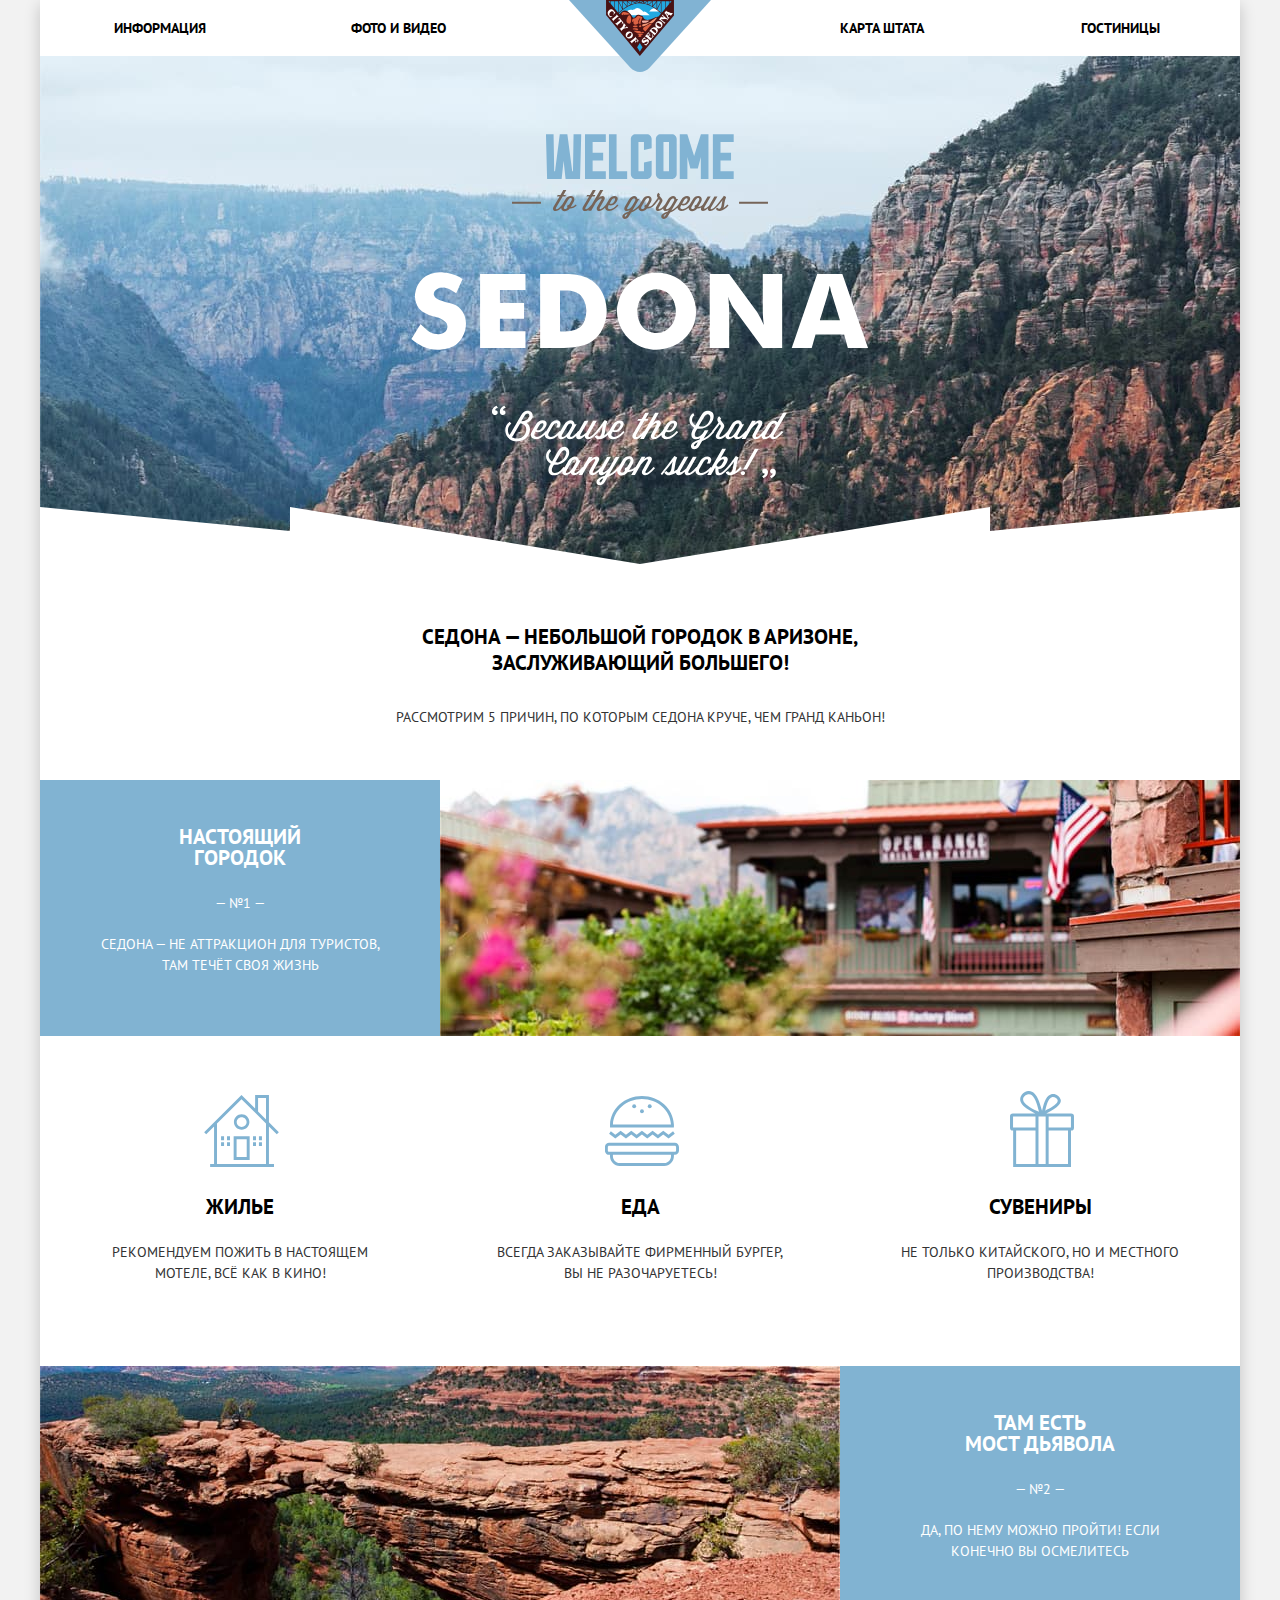
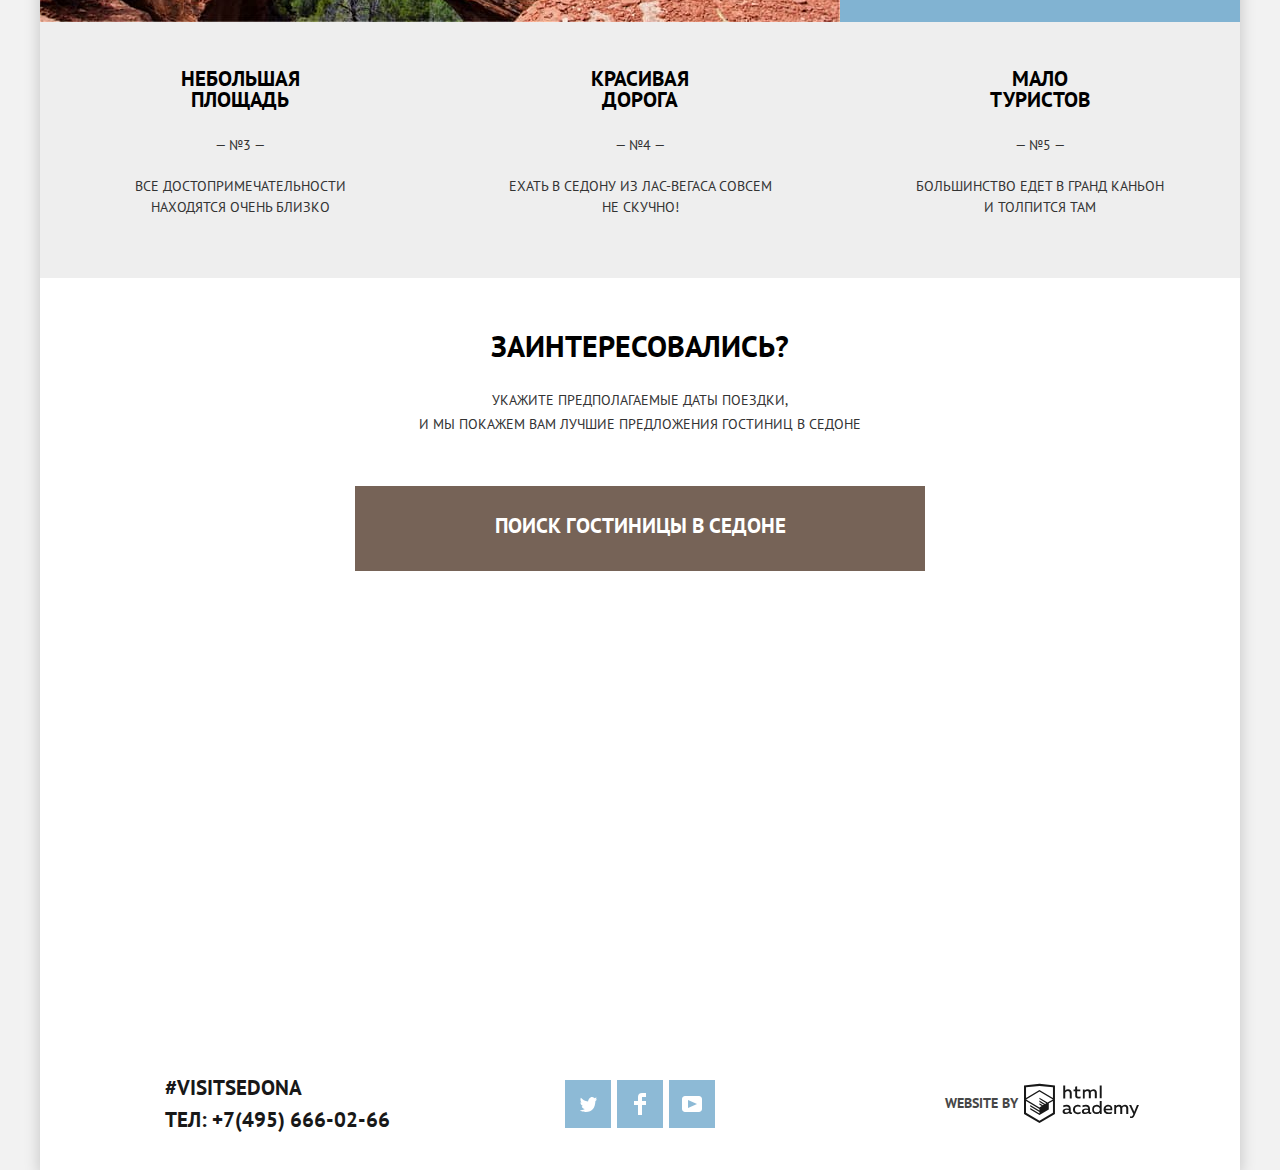
<file: index.html>
<!DOCTYPE html>
<html lang="ru">
<head>
  <meta charset="utf-8">
  <title>HTML Academy: Седона</title>
  <link href="https://fonts.googleapis.com/css?family=PT+Sans:400,700&display=swap&subset=cyrillic" rel="stylesheet">
  <link href="css/normalize-min.css" rel="stylesheet">
  <link href="css/style-min.css" rel="stylesheet">
</head>
<body class="main">
<div class="page_wrap">
  <header>
    <a href="#" tabindex="-1"><img src="img/logo-sedona.svg" width="140" height="72" alt="логотип sedona" class="main_logo"></a>
    <nav class="main_nav">
      <ul class="nav_list">
        <li class="nav_list_item"><a class="nav_link" href="" tabindex="1">Информация</a></li>
        <li class="nav_list_item"><a class="nav_link" href="" tabindex="2">Фото и видео</a></li>
        <li class="nav_list_item"><a class="nav_link" href="">Карта штата</a></li>
        <li class="nav_list_item"><a class="nav_link" href="hotels.html">Гостиницы</a></li>
      </ul>
    </nav>
  </header>
  <main class="main_index">
    <div class="welcome"></div>
    <h1 class="visually-hidden">Седона — небольшой городок в Аризоне</h1>
    <section class="sedona_cool">
      <h3>Седона — небольшой городок в Аризоне, заслуживающий большего!</h3>
      <p>Рассмотрим 5 причин, по которым Седона круче, чем гранд каньон!</p>
    </section>
    <section class="advantages">
      <h2 class="visually-hidden">Приемущества городка Седона</h2>
      <div class="advantages_item blue">
        <h3>Настоящий<br> городок</h3>
        <span>— №1 —</span>
        <p>Седона — не аттракцион для туристов, там течёт своя жизнь</p>
      </div>
      <img src="img/advantages_house.jpg" width="800" height="256" alt="фотография домика в Седоне">
      <div class="advantages_item advantages_home">
        <h3>Жилье</h3>
        <p>Рекомендуем пожить в настоящем мотеле, всё как в кино!</p>
      </div>
      <div class="advantages_item advantages_food">
        <h3>Еда</h3>
        <p>Всегда заказывайте фирменный бургер, вы не разочаруетесь!</p>
      </div>
      <div class="advantages_item advantages_souvenirs">
        <h3>Сувениры</h3>
        <p>Не только китайского, но и местного производства!</p>
      </div>
      <img src="img/advantages_mountains.jpg" width="800" height="256" alt="фотография моста дьявола">
      <div class="advantages_item blue">
        <h3>Там есть<br> мост дьявола</h3>
        <span>— №2 —</span>
        <p>Да, по нему можно пройти! Если конечно вы осмелитесь</p>
      </div>
      <div class="advantages_item">
        <h3>Небольшая<br> площадь</h3>
        <span>— №3 —</span>
        <p>Все достопримечательности находятся очень близко</p>
      </div>
      <div class="advantages_item">
        <h3>Красивая<br> дорога</h3>
        <span>— №4 —</span>
        <p>Ехать в Седону из Лас-Вегаса совсем не скучно!</p>
      </div>
      <div class="advantages_item">
        <h3>Мало<br> туристов</h3>
        <span>— №5 —</span>
        <p>Большинство едет в гранд каньон и толпится там</p>
      </div>
    </section>
    <section class="interest">
      <div class="interest-wrap">
        <h2 class="visually-hidden">Забронировать отель</h2>
        <p class="interest_title">Заинтересовались?</p>
        <p class="interest_text">Укажите предполагаемые даты поездки,<br> и мы покажем вам лучшие предложения гостиниц в седоне</p>
        <a class="hotel-search_btn" href="hotel-search.html">Поиск гостиницы в седоне</a>
      </div>
      <form action="https://echo.htmlacademy.ru" method="get" class="hotel-search_form">
        <p class="date">
          <label for="checkin_date_id" class="input_checkin">Дата заезда:</label>
          <input type="text" name="checkin_date" id="checkin_date_id" value="24 апреля 2017">
          <button type="button" class="calendar_btn"><svg xmlns="http://www.w3.org/2000/svg" width="21" height="22" viewBox="0 0 21 22"><path d="M19.251 2.025h-2.845V.648c0-.381-.294-.689-.656-.689-.363 0-.656.308-.656.689v1.377h-3.938V.648c0-.381-.294-.689-.655-.689-.363 0-.657.308-.657.689v1.377H5.906V.648c0-.381-.294-.689-.656-.689-.363 0-.657.308-.657.689v1.377H1.75C.784 2.025 0 2.847 0 3.862v16.302C0 21.179.784 22 1.75 22h17.501c.966 0 1.749-.821 1.749-1.836V3.862c0-1.015-.783-1.837-1.749-1.837zm.437 18.139a.448.448 0 0 1-.437.459H1.75a.45.45 0 0 1-.438-.459V3.862a.45.45 0 0 1 .438-.459h2.844v1.378c0 .381.294.689.657.689.362 0 .656-.308.656-.689V3.403h3.938v1.378c0 .381.294.689.657.689.361 0 .655-.308.655-.689V3.403h3.938v1.378c0 .381.293.689.656.689.362 0 .656-.308.656-.689V3.403h2.845c.241 0 .437.206.437.459v16.302z"/><path d="M4.594 8.225h2.625v2.066H4.594zM4.594 11.668h2.625v2.067H4.594zM4.594 15.112h2.625v2.066H4.594zM9.188 15.112h2.625v2.066H9.188zM9.188 11.668h2.625v2.067H9.188zM9.188 8.225h2.625v2.066H9.188zM13.781 15.112h2.625v2.066h-2.625zM13.781 11.668h2.625v2.067h-2.625zM13.781 8.225h2.625v2.066h-2.625z"/></svg></button>
        </p>
        <p class="date">
          <label for="checkout_date_id" class="input_chekout">Дата выезда:</label>
          <input type="text" name="checkout_date" id="checkout_date_id" value="4 июля 2017">
          <button type="button" class="calendar_btn"><svg xmlns="http://www.w3.org/2000/svg" width="21" height="22" viewBox="0 0 21 22"><path d="M19.251 2.025h-2.845V.648c0-.381-.294-.689-.656-.689-.363 0-.656.308-.656.689v1.377h-3.938V.648c0-.381-.294-.689-.655-.689-.363 0-.657.308-.657.689v1.377H5.906V.648c0-.381-.294-.689-.656-.689-.363 0-.657.308-.657.689v1.377H1.75C.784 2.025 0 2.847 0 3.862v16.302C0 21.179.784 22 1.75 22h17.501c.966 0 1.749-.821 1.749-1.836V3.862c0-1.015-.783-1.837-1.749-1.837zm.437 18.139a.448.448 0 0 1-.437.459H1.75a.45.45 0 0 1-.438-.459V3.862a.45.45 0 0 1 .438-.459h2.844v1.378c0 .381.294.689.657.689.362 0 .656-.308.656-.689V3.403h3.938v1.378c0 .381.294.689.657.689.361 0 .655-.308.655-.689V3.403h3.938v1.378c0 .381.293.689.656.689.362 0 .656-.308.656-.689V3.403h2.845c.241 0 .437.206.437.459v16.302z"/><path d="M4.594 8.225h2.625v2.066H4.594zM4.594 11.668h2.625v2.067H4.594zM4.594 15.112h2.625v2.066H4.594zM9.188 15.112h2.625v2.066H9.188zM9.188 11.668h2.625v2.067H9.188zM9.188 8.225h2.625v2.066H9.188zM13.781 15.112h2.625v2.066h-2.625zM13.781 11.668h2.625v2.067h-2.625zM13.781 8.225h2.625v2.066h-2.625z"/></svg></button>
        </p>
        <p class="persons">
          <label for="adults_id" class="adults">Взрослые:</label>
          <button type="button" title="меньше" class="btn_down">-</button>
          <input type="number" name="adults" id="adults_id" value="2" class="adults_number">
          <button type="button" title="больше" class="btn_up">+</button>
          <label for="children_id" class="children">Дети:</label>
          <button type="button" title="меньше" class="btn_down">-</button>
          <input type="number" name="children" id="children_id" value="0">
          <button type="button" title="больше" class="btn_up">+</button>
        </p>
        <button type="submit" class="search_btn">Найти</button>
      </form>
    </section>
  </main>
  <article>
    <h2 class="visually-hidden">Карта расположения города Седона</h2>
<!--    <img class="map" src="img/map.jpg" width="1200" height="593" alt="Как доехать до Седоны">-->
    <iframe src="https://www.google.com/maps/embed?pb=!1m18!1m12!1m3!1d513513.85224992875!2d-112.06429229596907!3d34.76836071688873!2m3!1f0!2f0!3f0!3m2!1i1024!2i768!4f13.1!3m3!1m2!1s0x872da132f942b00d%3A0x5548c523fa6c8efd!2z0KHQtdC00L7QvdCwLCDQkNGA0LjQt9C-0L3QsCA4NjMzNiwg0KHQqNCQ!5e0!3m2!1sru!2sru!4v1582552368085!5m2!1sru!2sru" width="1200" height="593" style="border:0;" allowfullscreen=""></iframe>
  </article>
  <footer class="footer">
    <p class="visit-sedona">
      <span>#visitSEDONA</span>
      <a href="tel:+7(495)666-02-66">Тел: +7(495) 666-02-66</a>
    </p>
    <ul class="social_list">
      <li><a href="https://twitter.com/" class="social_link social_tw">Twitter<svg xmlns="http://www.w3.org/2000/svg" width="17" height="15" viewBox="0 0 17 15"><path fill="#FFF" d="M10.95.144c1.685-.496 2.984.27 3.577 1.179.673-.231 1.331-.481 2.011-.708a2.345 2.345 0 0 1-.857 1.768c.685.17 1.304-.491 1.304-.491-.169 1-1.006 1.788-1.563 2.024-.231 6.75-3.175 11.217-10.077 11.082h-.446c-.41 0-4.164-.46-4.898-1.887 2.271.196 3.893-.422 4.693-1.177-.96-.3-2.679-.477-2.979-2.95.349.106.564.228 1.19.119C1.705 8.247.374 7.53.448 5.33c.285.328 1.067.536 1.34.472C1.085 5.561-.182 2.442.894.85c1.818 1.854 3.735 3.606 7.152 3.773C8.254 2.33 9.183.793 10.95.144z"/></svg></a></li>
      <li><a href="https://ru-ru.facebook.com/" class="social_link social_fb">Facebook<svg xmlns="http://www.w3.org/2000/svg" width="12" height="22" viewBox="0 0 12 22"><path fill="#FFF" d="M12 4V0H8a4 4 0 0 0-4 4v4H0v4h4v10h4V12h4V8H8V4h4z"/></svg></a></li>
      <li><a href="https://www.youtube.com/" class="social_link social_yt">Youtube<svg xmlns="http://www.w3.org/2000/svg" width="20" height="16" viewBox="0 0 20 16"><path fill="#FFF" d="M17 0H3C1.35 0 0 1.35 0 3v10c0 1.65 1.35 3 3 3h14c1.65 0 3-1.35 3-3V3c0-1.65-1.35-3-3-3zM6.027 11.998V4.002L15.014 8l-8.987 3.998z"/></svg></a></li>
    </ul>
    <p class="htmlacademy">
      <span>Website by</span>
      <a href="https://htmlacademy.ru/intensive/htmlcss" class="htmlacademy_link" title="страница HTML academy"><svg height="41px" width="115px" xmlns="http://www.w3.org/2000/svg" viewBox="0 0 108.08 36.85"><title>Логотип HTMLacademy</title><path d="M44.61,26.88a2,2,0,0,0,.55-0.1v1.33a3.25,3.25,0,0,1-1.18.21,1.67,1.67,0,0,1-1.67-1,4.84,4.84,0,0,1-3.14,1.08c-1.51,0-2.91-.83-2.91-2.55,0-2.13,2-2.79,3.71-2.79a11.08,11.08,0,0,1,2.17.25v-0.3c0-1-.76-1.77-2.19-1.77a7.42,7.42,0,0,0-3,.64v-1.7a10.21,10.21,0,0,1,3.19-.55c2.36,0,3.81,1.12,3.81,3.65v3a0.54,0.54,0,0,0,.49.59h0.17Zm-6.44-1.13A1.35,1.35,0,0,0,39.63,27h0.11a3.39,3.39,0,0,0,2.41-1V24.58a9.72,9.72,0,0,0-1.81-.21c-1,0-2.16.33-2.16,1.38h0Zm12.36-6.11a5,5,0,0,1,2.57.64V22a4.08,4.08,0,0,0-2.3-.7,2.75,2.75,0,1,0,0,5.49,5,5,0,0,0,2.43-.64v1.71a6.27,6.27,0,0,1-2.76.57A4.21,4.21,0,0,1,46,24.51q0-.21,0-0.41a4.32,4.32,0,0,1,4.18-4.46h0.38Zm12.17,7.24a2,2,0,0,0,.55-0.1v1.33a3.25,3.25,0,0,1-1.18.21,1.67,1.67,0,0,1-1.67-1,4.84,4.84,0,0,1-3.14,1.08c-1.51,0-2.91-.83-2.91-2.55,0-2.13,2-2.79,3.71-2.79a11.08,11.08,0,0,1,2.17.25v-0.3c0-1-.76-1.77-2.19-1.77a7.42,7.42,0,0,0-3,.64v-1.7a10.21,10.21,0,0,1,3.19-.55c2.36,0,3.81,1.12,3.81,3.65v3a0.54,0.54,0,0,0,.49.59h0.17Zm-6.44-1.13A1.35,1.35,0,0,0,57.73,27h0.11a3.39,3.39,0,0,0,2.41-1V24.58a9.72,9.72,0,0,0-1.81-.21c-1.06,0-2.16.33-2.16,1.38h0ZM73,16V28.2H71.35V26.88a3.88,3.88,0,0,1-3.19,1.54,4.4,4.4,0,0,1,0-8.78,3.81,3.81,0,0,1,3,1.3V16H73Zm-4.53,5.22a2.76,2.76,0,1,0,0,5.52A2.86,2.86,0,0,0,71.15,25V23A2.91,2.91,0,0,0,68.49,21.27ZM79,19.64c3.31,0,4.46,2.68,3.92,5.09H76.7c0.21,1.5,1.67,2.11,3.19,2.11a6.11,6.11,0,0,0,2.64-.59v1.6a7.14,7.14,0,0,1-3,.57C77,28.42,74.78,27,74.78,24a4.18,4.18,0,0,1,4-4.39H79Zm0.09,1.54a2.28,2.28,0,0,0-2.44,2.1v0.06H81.3A2,2,0,0,0,79.13,21.18Zm5.73,7V19.87h1.65v1a3.81,3.81,0,0,1,2.78-1.27A2.86,2.86,0,0,1,91.89,21a4.12,4.12,0,0,1,2.91-1.33A3.06,3.06,0,0,1,98,23V28.2h-1.9V23.05a1.59,1.59,0,0,0-1.42-1.75H94.42a2.8,2.8,0,0,0-2.07,1.12V28.2h-1.9V23.05A1.59,1.59,0,0,0,89,21.31H88.8a3,3,0,0,0-2.21,1.29v5.63H84.86Zm21.31-8.33h1.9l-3.91,9.46c-0.9,2.17-2.09,2.86-3.35,2.86a4.76,4.76,0,0,1-1.1-.14V30.46a2.86,2.86,0,0,0,.85.12c0.9,0,1.58-.64,2.07-1.9l0.17-.42-4-8.4h2l2.86,6.29ZM38.73,1.46V6.22a3.81,3.81,0,0,1,2.7-1.14,3.25,3.25,0,0,1,3.44,3.4v5.15H43V8.72a1.81,1.81,0,0,0-1.61-2h-0.3a2.93,2.93,0,0,0-2.32,1.39v5.52h-1.9V1.46h1.9ZM49.94,2.31v3h3V6.91h-3v3.81c0,1.1.5,1.46,1.58,1.46a4.49,4.49,0,0,0,1.69-.33v1.6A6.8,6.8,0,0,1,51,13.8a2.55,2.55,0,0,1-2.86-2.74V6.89H46.58V5.26h1.5V2.74Zm5.4,11.31V5.28H57v1A3.81,3.81,0,0,1,59.77,5a2.86,2.86,0,0,1,2.6,1.33A4.12,4.12,0,0,1,65.28,5,3.06,3.06,0,0,1,68.44,8.4v5.21h-1.9V8.46a1.59,1.59,0,0,0-1.42-1.75H64.89a2.8,2.8,0,0,0-2.07,1.12v5.78h-1.9V8.46A1.59,1.59,0,0,0,59.5,6.71H59.27A3,3,0,0,0,57.06,8v5.63H55.34ZM71.17,1.45H73V13.6H71.17V1.45ZM14.71,0H14.55L0,1.54V28.21l14.55,8.66,14.55-8.66V1.54Zm12.5,27.1L14.55,34.64,1.9,27.12V16.18l12.59,7.5V25L5.86,19.9v1.31l8.68,5.21v1.39L5.87,22.65V24l8.68,5.21,8.75-5.24V18.31L27.2,16V27.12Zm0-12.53-3.48,2-1.6,1L14.51,13v1.31L21,18.23H21l-0.14.09-1,.54-5.37-3.2V17l4.24,2.52-1,.67-3.2-1.9v1.31l2.1,1.24L14.5,22.1,2,14.65,14.51,7.11Zm0-1.32L14.49,5.76,1.91,13.25v-10L14.56,1.92,27.21,3.25v10h0Z" transform="translate(0 -0.02)"/></svg></a>
    </p>
  </footer>
  <script src="js/script-min.js"></script>
</div>
</body>
</html>
</file>
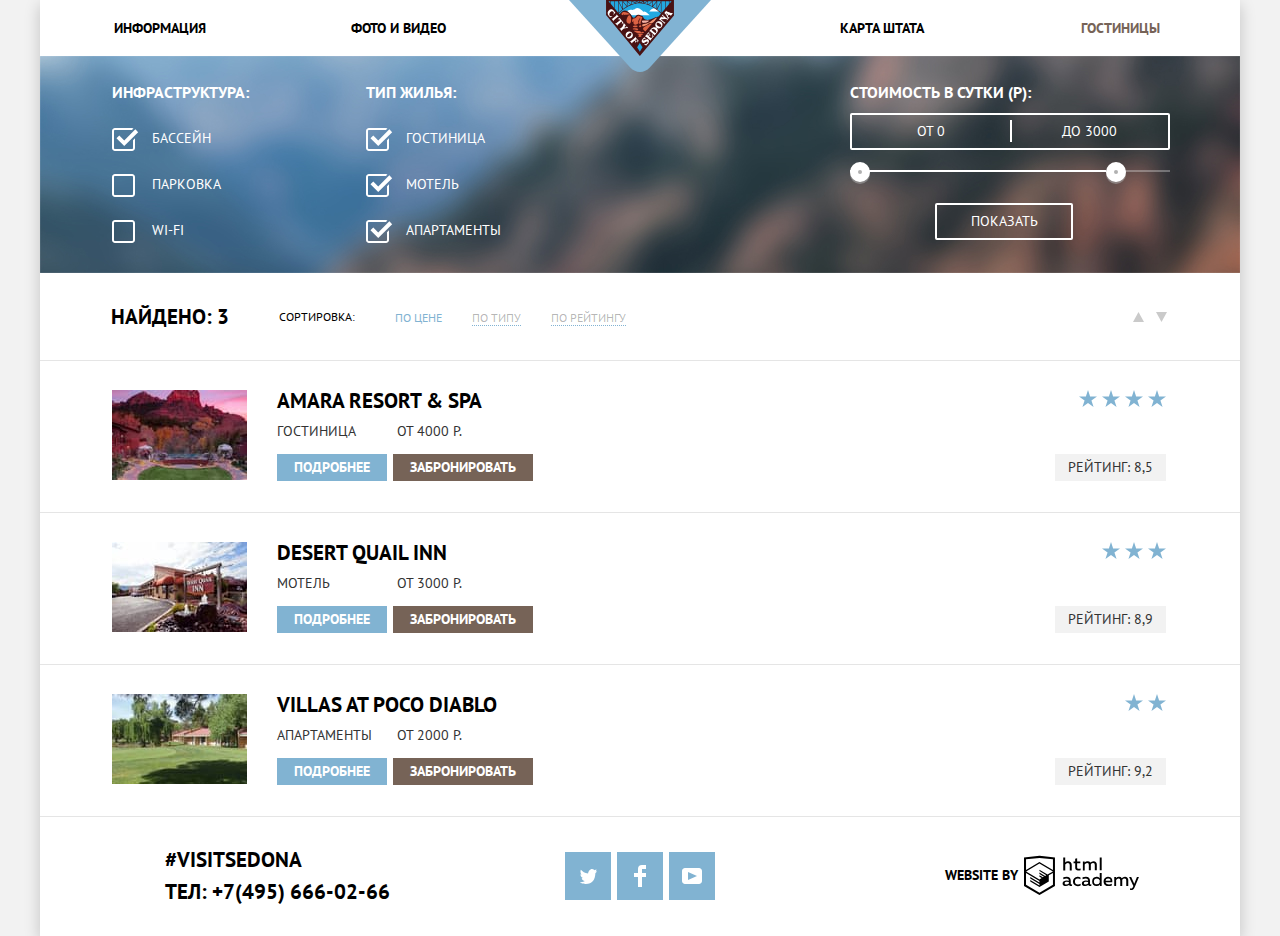
<file: hotels.html>
<!DOCTYPE html>
<html lang="ru">
<head>
  <meta charset="utf-8">
  <title>HTML Academy: Седона</title>
  <link href="https://fonts.googleapis.com/css?family=PT+Sans:400,700&display=swap&subset=cyrillic" rel="stylesheet">
  <link href="css/normalize-min.css" rel="stylesheet">
  <link href="css/style-min.css" rel="stylesheet">
</head>
<body class="inner_page">
<div class="page_wrap">
  <header>
    <a href="index.html" class="main_logo_link" title="Главная страница" tabindex="3"><img src="img/logo-sedona.svg" width="140" height="72"
                                                       alt="логотип sedona" class="main_logo"></a>
    <nav class="main_nav">
      <ul class="nav_list">
        <li class="nav_list_item"><a class="nav_link" tabindex="1" href="">Информация</a></li>
        <li class="nav_list_item"><a class="nav_link" tabindex="2" href="">Фото и видео</a></li>
        <li class="nav_list_item"><a class="nav_link" href="">Карта штата</a></li>
        <li class="nav_list_item"><a class="nav_link nav_active" href="hotels.html">Гостиницы</a></li>
      </ul>
    </nav>
  </header>
  <main class="main_hotels">
    <h2 class="visually-hidden">Подбор гостиницы в Седоне</h2>
    <section class="filter">
      <h2 class="visually-hidden">Опции подбора отеля в Седоне</h2>
      <form action="https://echo.htmlacademy.ru" method="get" class="filter_form">
        <fieldset>
          <legend>Инфраструктура:</legend>
          <ul class="infrastructure_list">
            <li>
              <label class="check">
                <input class="check_input visually-hidden" type="checkbox" name="pool" checked>
                <span class="check_box"></span>
                Бассейн
              </label>
            </li>
            <li>
              <label class="check">
                <input class="check_input visually-hidden" type="checkbox" name="parking">
                <span class="check_box"></span>
                Парковка
              </label>
            </li>
            <li>
              <label class="check">
                <input class="check_input visually-hidden" type="checkbox" name="wifi">
                <span class="check_box"></span>
                Wi-fi
              </label>
            </li>
          </ul>
        </fieldset>
        <fieldset>
          <legend>Тип жилья:</legend>
          <ul class="type_list">
            <li>
              <label class="check">
                <input class="check_input visually-hidden" type="checkbox" name="Hotel" checked>
                <span class="check_box"></span>
                Гостиница
              </label>
            </li>
            <li>
              <label class="check">
                <input class="check_input visually-hidden" type="checkbox" name="Motel" checked>
                <span class="check_box"></span>
                Мотель
              </label>
            </li>
            <li>
              <label class="check">
                <input class="check_input visually-hidden" type="checkbox" name="Apartments" checked>
                <span class="check_box"></span>
                Апартаменты
              </label>
            </li>
          </ul>
        </fieldset>
        <div class="filter_cost">
          <span>Стоимость в сутки (Р):</span>
          <div class="cost_value">
            <div>от 0</div>
            <div>до 3000</div>
          </div>
          <div class="range_filter">
            <div class="range_controls">
              <div class="scale">
                <div class="bar"></div>
              </div>
              <div class="toggle toggle_min" tabindex="0"></div>
              <div class="toggle toggle_max" tabindex="0"></div>
            </div>
            <div class="visually-hidden">
              <label class="min-price">от <input name="min-price" type="text" value="0" tabindex="-1"></label>
              <label class="max-price">до <input name="max-price" type="text" value="3000" tabindex="-1"></label>
            </div>
          </div>
          <button type="submit" class="filter_result_btn">Показать</button>
        </div>
      </form>
    </section>
    <section class="result">
      <h2 class="visually-hidden">Подходящие гостиницы:</h2>
      <div class="result_sort">
        <h3>Найдено: 3</h3>
        <span>Сортировка:</span>
        <ul class="sort_list">
          <li><a class="sort_link sort_active" href="#">По цене</a></li>
          <li><a class="sort_link" href="">По типу</a></li>
          <li><a class="sort_link" href="">По рейтингу</a></li>
        </ul>
        <div class="filter_up_down">
          <button type="button" class="up_down_btn">
            <svg xmlns="http://www.w3.org/2000/svg" width="11" height="10" viewBox="0 0 11 10">
              <path d="M5.5 0L0 10h11z"/>
            </svg>
          </button>
          <button type="button" class="up_down_btn">
            <svg xmlns="http://www.w3.org/2000/svg" width="11" height="10" viewBox="0 0 11 10">
              <path d="M5.5 10L0 0h11"/>
            </svg>
          </button>
        </div>
      </div>
      <ul class="result_list">
        <li class="result_list_item">
          <img src="img/hotel_amara.jpg" width="135" height="90" alt="Amara Resort & Spa">
          <div class="result_list_wrap">
            <a class="hotel_link" href="">
              <h2>Amara Resort & Spa</h2>
            </a>
            <div class="hotel_cost">
              <span>Гостиница</span><span>От 4000 Р.</span>
            </div>
            <div>
              <a class="info_btn" href="">Подробнее</a>
              <a class="reserv_btn" href="">Забронировать</a>
            </div>
          </div>
          <div class="result_list_wrap rating">
            <div class="rating_stars">
              <span class="one_star"></span>
              <span class="one_star"></span>
              <span class="one_star"></span>
              <span class="one_star"></span>
            </div>
            <span class="rating_value">Рейтинг: 8,5</span>
          </div>
        </li>
        <li class="result_list_item">
          <img src="img/hotel_desert.jpg" width="135" height="90" alt="Desert Quail Inn">
          <div class="result_list_wrap">
            <a class="hotel_link" href="">
              <h2>Desert Quail Inn</h2>
            </a>
            <div class="hotel_cost">
              <span>Мотель</span><span>От 3000 Р.</span>
            </div>
            <div>
              <a class="info_btn" href="">Подробнее</a>
              <a class="reserv_btn" href="">Забронировать</a>
            </div>
          </div>
          <div class="result_list_wrap rating">
            <div class="rating_stars">
              <span class="one_star"></span>
              <span class="one_star"></span>
              <span class="one_star"></span>
            </div>
            <span class="rating_value">Рейтинг: 8,9</span>
          </div>
        </li>
        <li class="result_list_item">
          <img src="img/hotel_villas.jpg" width="135" height="90" alt="Villas at Poco Diablo">
          <div class="result_list_wrap">
            <a class="hotel_link" href="">
              <h2>Villas at Poco Diablo</h2>
            </a>
            <div class="hotel_cost">
              <span>Апартаменты</span><span>От 2000 Р.</span>
            </div>
            <div>
              <a class="info_btn" href="">Подробнее</a>
              <a class="reserv_btn" href="">Забронировать</a>
            </div>
          </div>
          <div class="result_list_wrap rating">
            <div class="rating_stars">
              <span class="one_star"></span>
              <span class="one_star"></span>
            </div>
            <span class="rating_value">Рейтинг: 9,2</span>
          </div>
        </li>
      </ul>
    </section>
  </main>
  <footer class="footer">
    <p class="visit-sedona">
      <span>#visitSEDONA</span>
      <a href="tel:+7(495)666-02-66">Тел: +7(495) 666-02-66</a>
    </p>
    <ul class="social_list">
      <li><a href="https://twitter.com/" class="social_link social_tw">Twitter<svg xmlns="http://www.w3.org/2000/svg" width="17" height="15" viewBox="0 0 17 15"><path fill="#FFF" d="M10.95.144c1.685-.496 2.984.27 3.577 1.179.673-.231 1.331-.481 2.011-.708a2.345 2.345 0 0 1-.857 1.768c.685.17 1.304-.491 1.304-.491-.169 1-1.006 1.788-1.563 2.024-.231 6.75-3.175 11.217-10.077 11.082h-.446c-.41 0-4.164-.46-4.898-1.887 2.271.196 3.893-.422 4.693-1.177-.96-.3-2.679-.477-2.979-2.95.349.106.564.228 1.19.119C1.705 8.247.374 7.53.448 5.33c.285.328 1.067.536 1.34.472C1.085 5.561-.182 2.442.894.85c1.818 1.854 3.735 3.606 7.152 3.773C8.254 2.33 9.183.793 10.95.144z"/></svg></a></li>
      <li><a href="https://ru-ru.facebook.com/" class="social_link social_fb">Facebook<svg xmlns="http://www.w3.org/2000/svg" width="12" height="22" viewBox="0 0 12 22"><path fill="#FFF" d="M12 4V0H8a4 4 0 0 0-4 4v4H0v4h4v10h4V12h4V8H8V4h4z"/></svg></a></li>
      <li><a href="https://www.youtube.com/" class="social_link social_yt">Youtube<svg xmlns="http://www.w3.org/2000/svg" width="20" height="16" viewBox="0 0 20 16"><path fill="#FFF" d="M17 0H3C1.35 0 0 1.35 0 3v10c0 1.65 1.35 3 3 3h14c1.65 0 3-1.35 3-3V3c0-1.65-1.35-3-3-3zM6.027 11.998V4.002L15.014 8l-8.987 3.998z"/></svg></a></li>
    </ul>
    <p class="htmlacademy">
      <span>Website by</span>
      <a href="https://htmlacademy.ru/intensive/htmlcss" title="страница HTML academy">
        <svg height="41px" width="115px" xmlns="http://www.w3.org/2000/svg" viewBox="0 0 108.08 36.85"><title>Логотип
          HTMLacademy</title>
          <path
            d="M44.61,26.88a2,2,0,0,0,.55-0.1v1.33a3.25,3.25,0,0,1-1.18.21,1.67,1.67,0,0,1-1.67-1,4.84,4.84,0,0,1-3.14,1.08c-1.51,0-2.91-.83-2.91-2.55,0-2.13,2-2.79,3.71-2.79a11.08,11.08,0,0,1,2.17.25v-0.3c0-1-.76-1.77-2.19-1.77a7.42,7.42,0,0,0-3,.64v-1.7a10.21,10.21,0,0,1,3.19-.55c2.36,0,3.81,1.12,3.81,3.65v3a0.54,0.54,0,0,0,.49.59h0.17Zm-6.44-1.13A1.35,1.35,0,0,0,39.63,27h0.11a3.39,3.39,0,0,0,2.41-1V24.58a9.72,9.72,0,0,0-1.81-.21c-1,0-2.16.33-2.16,1.38h0Zm12.36-6.11a5,5,0,0,1,2.57.64V22a4.08,4.08,0,0,0-2.3-.7,2.75,2.75,0,1,0,0,5.49,5,5,0,0,0,2.43-.64v1.71a6.27,6.27,0,0,1-2.76.57A4.21,4.21,0,0,1,46,24.51q0-.21,0-0.41a4.32,4.32,0,0,1,4.18-4.46h0.38Zm12.17,7.24a2,2,0,0,0,.55-0.1v1.33a3.25,3.25,0,0,1-1.18.21,1.67,1.67,0,0,1-1.67-1,4.84,4.84,0,0,1-3.14,1.08c-1.51,0-2.91-.83-2.91-2.55,0-2.13,2-2.79,3.71-2.79a11.08,11.08,0,0,1,2.17.25v-0.3c0-1-.76-1.77-2.19-1.77a7.42,7.42,0,0,0-3,.64v-1.7a10.21,10.21,0,0,1,3.19-.55c2.36,0,3.81,1.12,3.81,3.65v3a0.54,0.54,0,0,0,.49.59h0.17Zm-6.44-1.13A1.35,1.35,0,0,0,57.73,27h0.11a3.39,3.39,0,0,0,2.41-1V24.58a9.72,9.72,0,0,0-1.81-.21c-1.06,0-2.16.33-2.16,1.38h0ZM73,16V28.2H71.35V26.88a3.88,3.88,0,0,1-3.19,1.54,4.4,4.4,0,0,1,0-8.78,3.81,3.81,0,0,1,3,1.3V16H73Zm-4.53,5.22a2.76,2.76,0,1,0,0,5.52A2.86,2.86,0,0,0,71.15,25V23A2.91,2.91,0,0,0,68.49,21.27ZM79,19.64c3.31,0,4.46,2.68,3.92,5.09H76.7c0.21,1.5,1.67,2.11,3.19,2.11a6.11,6.11,0,0,0,2.64-.59v1.6a7.14,7.14,0,0,1-3,.57C77,28.42,74.78,27,74.78,24a4.18,4.18,0,0,1,4-4.39H79Zm0.09,1.54a2.28,2.28,0,0,0-2.44,2.1v0.06H81.3A2,2,0,0,0,79.13,21.18Zm5.73,7V19.87h1.65v1a3.81,3.81,0,0,1,2.78-1.27A2.86,2.86,0,0,1,91.89,21a4.12,4.12,0,0,1,2.91-1.33A3.06,3.06,0,0,1,98,23V28.2h-1.9V23.05a1.59,1.59,0,0,0-1.42-1.75H94.42a2.8,2.8,0,0,0-2.07,1.12V28.2h-1.9V23.05A1.59,1.59,0,0,0,89,21.31H88.8a3,3,0,0,0-2.21,1.29v5.63H84.86Zm21.31-8.33h1.9l-3.91,9.46c-0.9,2.17-2.09,2.86-3.35,2.86a4.76,4.76,0,0,1-1.1-.14V30.46a2.86,2.86,0,0,0,.85.12c0.9,0,1.58-.64,2.07-1.9l0.17-.42-4-8.4h2l2.86,6.29ZM38.73,1.46V6.22a3.81,3.81,0,0,1,2.7-1.14,3.25,3.25,0,0,1,3.44,3.4v5.15H43V8.72a1.81,1.81,0,0,0-1.61-2h-0.3a2.93,2.93,0,0,0-2.32,1.39v5.52h-1.9V1.46h1.9ZM49.94,2.31v3h3V6.91h-3v3.81c0,1.1.5,1.46,1.58,1.46a4.49,4.49,0,0,0,1.69-.33v1.6A6.8,6.8,0,0,1,51,13.8a2.55,2.55,0,0,1-2.86-2.74V6.89H46.58V5.26h1.5V2.74Zm5.4,11.31V5.28H57v1A3.81,3.81,0,0,1,59.77,5a2.86,2.86,0,0,1,2.6,1.33A4.12,4.12,0,0,1,65.28,5,3.06,3.06,0,0,1,68.44,8.4v5.21h-1.9V8.46a1.59,1.59,0,0,0-1.42-1.75H64.89a2.8,2.8,0,0,0-2.07,1.12v5.78h-1.9V8.46A1.59,1.59,0,0,0,59.5,6.71H59.27A3,3,0,0,0,57.06,8v5.63H55.34ZM71.17,1.45H73V13.6H71.17V1.45ZM14.71,0H14.55L0,1.54V28.21l14.55,8.66,14.55-8.66V1.54Zm12.5,27.1L14.55,34.64,1.9,27.12V16.18l12.59,7.5V25L5.86,19.9v1.31l8.68,5.21v1.39L5.87,22.65V24l8.68,5.21,8.75-5.24V18.31L27.2,16V27.12Zm0-12.53-3.48,2-1.6,1L14.51,13v1.31L21,18.23H21l-0.14.09-1,.54-5.37-3.2V17l4.24,2.52-1,.67-3.2-1.9v1.31l2.1,1.24L14.5,22.1,2,14.65,14.51,7.11Zm0-1.32L14.49,5.76,1.91,13.25v-10L14.56,1.92,27.21,3.25v10h0Z"
            transform="translate(0 -0.02)"/>
        </svg>
      </a>
    </p>
  </footer>
</div>
</body>
</html>
</file>
<file: css/style-min.css>
.visually-hidden{position:absolute !important;clip:rect(1px 1px 1px 1px);clip:rect(1px,1px,1px,1px);padding:0 !important;border:0 !important;height:1px !important;width:1px !important;overflow:hidden}body{font-family:'PT Sans',Arial,sans-serif;font-size:14px;line-height:21px;font-weight:400;color:#333333;text-transform:uppercase;text-align:center;background-color:#f2f2f2}.nav_list,.social_list,.sort_list,.result_list,.infrastructure_list,.type_list{margin:0;padding:0}img{max-height:100%;width:auto}.page_wrap{width:1200px;margin:0 auto;-webkit-box-shadow:0 5px 15px 0 rgba(0,1,1,0.2);box-shadow:0 5px 15px 0 rgba(0,1,1,0.2);background-color:white}.inner_page{color:black}h3{color:black;font-size:21px;font-weight:700;line-height:26px;padding:0;margin:0}h2{padding:0;margin:0}.main_hotels{text-align:left}*,*::before,*::after{-webkit-box-sizing:border-box;box-sizing:border-box}header{position:relative}.nav_list{list-style:none;padding:0;margin:0;display:-webkit-box;display:-ms-flexbox;display:flex;-ms-flex-wrap:wrap;flex-wrap:wrap}.main_logo{position:absolute;left:0;right:0;margin:0 auto;max-height:inherit}.main_logo_link:hover .main_logo,.main_logo_link:focus .main_logo{outline:2px solid #5496bd}.nav_link{color:black;line-height:26px;font-weight:700;text-decoration:none;display:inline-block;vertical-align:top;width:239px;min-height:56px;padding-top:15px}.nav_list_item:nth-child(2){margin-right:244px}.nav_link:hover,.nav_link:focus{color:#81b3d2}.nav_link:active{color:rgba(0,0,0,0.3)}.nav_active,.nav_active:hover,.nav_active:focus{color:#766357;cursor:default}.welcome{content:'';height:508px;background-image:url('../img/polygon.svg'),url('../img/intro-welcome.svg'),url('../img/background_photo.jpg');background-position:bottom,center,center;-ms-background-position-y:226px,center,0;background-repeat:no-repeat,no-repeat,no-repeat;background-size:auto,458px 352px,auto;background-color:#647b8d;margin-bottom:60px}.welcome_title{margin:0 auto;margin-bottom:22px}.advantages{display:-webkit-box;display:-ms-flexbox;display:flex;-ms-flex-wrap:wrap;flex-wrap:wrap;z-index:2;position:relative}.sedona_cool p{line-height:26px;margin:0;padding:0 300px}.sedona_cool h3{margin-bottom:28px;padding:0 300px}.sedona_cool{margin-bottom:50px}.advantages_item h3{line-height:21px;margin-bottom:25px}.advantages_item p{margin:0;margin-bottom:20px}.advantages_item span{display:inline-block;vertical-align:top;margin-bottom:20px}.advantages_item{width:400px;min-height:256px;padding:0 50px;padding-top:46px}.advantages_food,.advantages_souvenirs,.advantages_home{position:relative;min-height:330px;padding-top:160px}.advantages_food:before{content:url('../img/food.svg');width:74px;height:70px;position:absolute;top:60px;left:165px}.advantages_souvenirs:before{content:url('../img/souvenirs.svg');width:64px;height:76px;position:absolute;top:55px;left:170px}.advantages_home:before{content:url('../img/home.svg');width:75px;height:72px;position:absolute;top:59px;left:164px}.blue{background-color:#81b3d2;color:white;padding-left:48px;padding-right:48px}.blue h3{color:inherit}.advantages_item:nth-last-child(-n+3){background-color:#eeeeee;padding-left:65px;padding-right:65px}.advantages_item:nth-last-child(1){padding-left:75px;padding-right:75px}.interest{position:relative}.interest_title{margin:0;font-size:30px;line-height:36px;font-weight:700;color:black;margin-bottom:24px}.interest_text{margin:0;line-height:24px;padding-bottom:50px}.hotel-search_btn{font-size:21px;line-height:26px;font-weight:700;color:white;background-color:#766357;border:none;text-transform:uppercase;height:85px;width:570px;display:inline-block;padding-top:27px;text-decoration:none;cursor:pointer}.hotel-search_btn:hover,.hotel-search_btn:focus{background-color:#604e43}.hotel-search_btn:active{background-color:#503e33;color:rgba(255,255,255,0.3)}.hotel-search_form{line-height:26px;font-weight:700;color:black;text-align:left;background-color:white}.hotel-search_form input,.calendar_btn{line-height:inherit;font-weight:inherit;color:inherit;background-color:#f2f2f2;border:none}.hotel-search_form input:hover{background-color:#ebebeb}.hotel-search_form input:focus{background-color:#fff;border:2px solid #e5e5e5}.btn_up,.btn_down{border:none;color:#a9a9a9;font-size:26px}.btn_up:hover,.btn_down:hover,.btn_up:focus,.btn_down:focus{color:black}.btn_up:active,.btn_down:active{color:#81b3d2}.search_btn{font-size:21px;line-height:26px;font-weight:700;color:white;border:none;background-color:#81b3d2;text-transform:uppercase}.search_btn:hover,.search_btn:focus{background-color:#669ec0}.search_btn:active{background-color:#5496bd;color:rgba(255,255,255,0.3)}.persons,.date{-webkit-box-align:center;-ms-flex-align:center;align-items:center;display:-webkit-box;display:-ms-flexbox;display:flex;margin:0}.form-wrapper{background-color:white}.hotel-search_form{padding-left:57px;padding-top:55px;padding-right:55px}.date:nth-child(1){margin-bottom:29px}.date:nth-child(2){margin-bottom:29px}.date label{width:100px;margin-right:11px}.date input{width:308px;height:38px;text-transform:inherit;padding-left:12px}.persons label:nth-of-type(1){width:100px;margin-right:11px}.persons label:nth-of-type(2){width:50px;margin-right:14px}.persons input{width:38px;height:38px;text-align:center}.persons input[type=number]::-webkit-inner-spin-button,.persons input[type=number]::-webkit-outer-spin-button{-webkit-appearance:none;-moz-appearance:none;appearance:none;margin:0}input[type=number]{-moz-appearance:textfield}.calendar_btn,.persons button{height:38px;width:38px;text-align:center}.persons button:nth-of-type(2){margin-right:54px}.persons{margin-bottom:53px}.calendar_btn{padding-top:8px}.calendar_btn svg{fill:#cacaca}.calendar_btn:hover svg,.calendar_btn:focus svg{fill:black}.calendar_btn:active svg{fill:#81b3d2}.search_btn{width:458px;height:58px;margin-bottom:55px}.filter{background-image:url("../img/filter_background.jpg");background-repeat:no-repeat;background-size:100%;background-color:#647b8d;min-height:217px;padding-top:26px;padding-left:70px;padding-right:70px}.filter_form{font-size:14px;color:white;display:-webkit-box;display:-ms-flexbox;display:flex;-webkit-box-pack:justify;-ms-flex-pack:justify;justify-content:space-between}.infrastructure_list li:not(:last-child),.type_list li:not(:last-child){margin-bottom:25px}.filter_form fieldset{border-style:none;padding:0;margin-bottom:20px;margin-right:115px}.filter_form legend,.filter_cost span{font-size:16px;font-weight:700;margin-bottom:25px}.infrastructure_list,.type_list{list-style:none;text-align:left}.check{padding-left:40px}.check_input{appearance:none;-moz-appearance:none;-webkit-appearance:none;position:absolute}.check_box{margin-left:-40px;position:absolute;width:27px;height:23px;background-image:url("data:image/svg+xml,%3Csvg xmlns='http://www.w3.org/2000/svg' width='23' height='23' viewBox='0 0 23 23'%3E%3Cpath fill='%23FFFFFF' d='M20 2c.542 0 1 .458 1 1v17c0 .542-.458 1-1 1H3c-.542 0-1-.458-1-1V3c0-.542.458-1 1-1h17m0-2H3C1.35 0 0 1.35 0 3v17c0 1.65 1.35 3 3 3h17c1.65 0 3-1.35 3-3V3c0-1.65-1.35-3-3-3z'/%3E%3C/svg%3E%0A");background-repeat:no-repeat}.check_input:checked+.check_box{background-image:url("data:image/svg+xml,%3Csvg xmlns='http://www.w3.org/2000/svg' width='27' height='23' viewBox='0 0 27 23'%3E%3Cpath fill='%23FFFFFF' d='M7.285 7.486l-2.829 2.829 7.783 7.783L26.171 4.166l-2.828-2.829-11.104 11.102z'/%3E%3Cpath fill='%23FFFFFF' d='M21 20c0 .542-.458 1-1 1H3c-.542 0-1-.458-1-1V3c0-.542.458-1 1-1h16.908L21.493.415A2.96 2.96 0 0 0 20 0H3C1.35 0 0 1.35 0 3v17c0 1.65 1.35 3 3 3h17c1.65 0 3-1.35 3-3v-9.829l-2 2V20z'/%3E%3C/svg%3E%0A")}.check_input:focus+.check_box{outline:3px solid #669ec0}.check_input:disabled+.check_box{background-image:url("data:image/svg+xml,%3Csvg xmlns='http://www.w3.org/2000/svg' width='23' height='23' viewBox='0 0 23 23'%3E%3Cpath fill='%236a6a6a' d='M20 2c.542 0 1 .458 1 1v17c0 .542-.458 1-1 1H3c-.542 0-1-.458-1-1V3c0-.542.458-1 1-1h17m0-2H3C1.35 0 0 1.35 0 3v17c0 1.65 1.35 3 3 3h17c1.65 0 3-1.35 3-3V3c0-1.65-1.35-3-3-3z'/%3E%3C/svg%3E%0A")}.check_input:checked:disabled+.check_box{background-image:url("data:image/svg+xml,%3Csvg xmlns='http://www.w3.org/2000/svg' width='27' height='23' viewBox='0 0 27 23'%3E%3Cpath fill='%236a6a6a' d='M7.285 7.486l-2.829 2.829 7.783 7.783L26.171 4.166l-2.828-2.829-11.104 11.102z'/%3E%3Cpath fill='%236a6a6a' d='M21 20c0 .542-.458 1-1 1H3c-.542 0-1-.458-1-1V3c0-.542.458-1 1-1h16.908L21.493.415A2.96 2.96 0 0 0 20 0H3C1.35 0 0 1.35 0 3v17c0 1.65 1.35 3 3 3h17c1.65 0 3-1.35 3-3v-9.829l-2 2V20z'/%3E%3C/svg%3E%0A")}.filter_cost{width:320px;margin-left:auto;display:-webkit-box;display:-ms-flexbox;display:flex;-webkit-box-orient:vertical;-webkit-box-direction:normal;-ms-flex-direction:column;flex-direction:column;-webkit-box-pack:start;-ms-flex-pack:start;justify-content:flex-start}.filter_cost span{margin-bottom:10px}.cost_value{border:2px solid white;border-radius:2px;display:-webkit-box;display:-ms-flexbox;display:flex;margin-bottom:20px;position:relative}.cost_value:after{content:'';width:2px;height:22px;background-color:white;position:absolute;left:50%;top:5px}.cost_value div{width:100%;text-align:center;padding:6px 0}.range_filter{margin-bottom:31px}.range_controls{position:relative}.toggle{position:absolute;top:-8px;left:0;width:4px;height:4px;padding:0;border:8px solid #ffffff;background-color:#b1b1b1;-webkit-box-shadow:0 2px 0 rgba(177,177,177,0.5);box-shadow:0 2px 0 rgba(177,177,177,0.5);border-radius:50%;cursor:pointer;-webkit-box-sizing:content-box;box-sizing:content-box}.toggle_min{left:0}.toggle_max{left:80%}.scale{height:2px;background-color:rgba(255,255,255,0.3)}.bar{height:2px;background-color:white;width:80%;top:-10px}.toggle:hover,.toggle:focus{width:5px;height:5px}.filter_result_btn{font-size:14px;line-height:21px;font-weight:400;color:white;text-transform:inherit;background:none;padding:5px 0;width:138px;height:37px;border:2px solid white;margin-left:85px;border-radius:2px}.filter_result_btn:hover{background-color:white;color:black}.result_sort{display:-webkit-box;display:-ms-flexbox;display:flex;-webkit-box-align:center;-ms-flex-align:center;align-items:center;margin-bottom:30px;padding-top:31px;padding-left:71px;padding-right:73px}.result_sort h3{margin-right:50px;white-space:nowrap}.result_sort span{font-size:12px;line-height:18px}.result_sort span:nth-child(2){margin-right:40px}.sort_list li:not(:last-child){margin-right:30px}.sort_list{list-style:none;display:-webkit-box;display:-ms-flexbox;display:flex;flex-wrap:wrap}.sort_link{font-size:12px;line-height:18px;color:rgba(0,0,0,0.3);text-decoration:none;border-bottom:1px dotted #81b3d2}.sort_link:hover,.sort_link:focus{color:#81b3d2}.sort_link:active{border:none;color:black}.sort_active,.sort_active:hover,.sort_active:focus{color:#81b3d2;cursor:default;border:none}.filter_up_down{margin-left:auto;white-space:nowrap}.filter_up_down button{border:none;background:none;margin:0;padding:0;margin-left:8px}.up_down_btn svg{fill:#cacaca}.up_down_btn:hover svg,.up_down_btn:focus svg{fill:#231f20}.up_down_btn:active svg{fill:#81b3d2}.result_list{list-style:none}.hotel_link{text-decoration:none;color:black}.hotel_link:hover,.hotel_link:focus{color:#81b3d2}.hotel_link:active{color:rgba(0,0,0,0.3)}.info_btn{background-color:#81b3d2}.info_btn:hover,.info_btn:focus{background-color:#669ec0}.info_btn:active{background-color:#5496bd;color:rgba(255,255,255,0.3)}.reserv_btn{background-color:#766357}.reserv_btn:hover,.reserv_btn:focus{background-color:#604e43}.reserv_btn:active{background-color:#503e33;color:rgba(255,255,255,0.3)}.info_btn,.reserv_btn{font-weight:700;color:white;text-decoration:none}.hotel_cost,.rating_value{color:#333333}.rating_value{background-color:#f2f2f2;display:inline-block;vertical-align:top;padding:3px 13px}.hotel_link h2{margin-bottom:10px}.hotel_cost{margin-bottom:12px}.hotel_cost span{display:inline-block;vertical-align:top;width:120px}.info_btn,.reserv_btn{display:inline-block;vertical-align:top;height:27px;padding:0 17px;padding-top:3px;margin-right:2px}.result_list_item{padding-top:29px;padding-left:72px;display:-webkit-box;display:-ms-flexbox;display:flex;border-top:1px solid #e5e5e5;-webkit-box-sizing:content-box;box-sizing:content-box;min-height:90px;margin-bottom:31px}.inner_page .footer{border-top:1px solid #e5e5e5}.result_list_item img{margin-right:30px}.result{margin-bottom:30px}.result_list_wrap{display:-webkit-box;display:-ms-flexbox;display:flex;-webkit-box-orient:vertical;-webkit-box-direction:normal;-ms-flex-direction:column;flex-direction:column;-webkit-box-pack:end;-ms-flex-pack:end;justify-content:flex-end}.rating{-webkit-box-align:end;-ms-flex-align:end;align-items:flex-end;-webkit-box-pack:justify;-ms-flex-pack:justify;justify-content:space-between}.rating_stars{display:-webkit-box;display:-ms-flexbox;display:flex;-webkit-box-pack:end;-ms-flex-pack:end;justify-content:flex-end}.one_star{display:block;width:18px;height:17px;background-image:url('data:image/svg+xml,%3Csvg xmlns="http://www.w3.org/2000/svg" width="18" height="17" viewBox="0 0 18 17"%3E%3Cpath fill="%2381B3D2" d="M9.002 0l2.126 6.494h6.877l-5.564 4.012L14.566 17l-5.564-4.013L3.438 17l2.126-6.494L0 6.494h6.878z"/%3E%3C/svg%3E');background-repeat:no-repeat;background-position:center;margin-left:5px}.result_list_item .result_list_wrap:nth-child(3){margin-right:74px;margin-left:auto}.main .page_wrap{position:relative}.main .footer{position:absolute;bottom:5px;width:100%;opacity:0.9}.footer{background-color:rgba(255,255,255,0.9);display:-webkit-box;display:-ms-flexbox;display:flex;min-height:120px;padding-top:30px;padding-left:125px;padding-right:101px;text-align:left}.visit-sedona a{color:inherit;text-decoration:none}.visit-sedona{margin:0;font-size:21px;line-height:26px;font-weight:700;color:black;width:230px;margin-right:170px;margin-bottom:20px}.visit-sedona span{display:inline-block;vertical-align:top;width:230px;margin-bottom:6px}.social_list{margin:0;list-style:none;display:-webkit-box;display:-ms-flexbox;display:flex;width:150px;-ms-flex-wrap:wrap;flex-wrap:wrap;-webkit-box-pack:justify;-ms-flex-pack:justify;justify-content:space-between;margin-right:200px;padding-top:5px}.social_link{font-size:0;display:-webkit-box;display:-ms-flexbox;display:flex;width:46px;height:48px;background-color:#81b3d2;-webkit-box-align:center;-ms-flex-align:center;align-items:center;-webkit-box-pack:center;-ms-flex-pack:center;justify-content:center;margin-bottom:10px}.social_link:hover,.social_link:focus{background-color:#669ec0}.social_link:active{background-color:#5496bd}.social_link:active svg{opacity:0.3}.htmlacademy{margin:0;line-height:26px;font-weight:700;margin-left:auto}.htmlacademy span{float:left;padding-top:15px;margin-right:6px}.htmlacademy a{display:inline-block;vertical-align:top;padding-top:8px}.htmlacademy_link:hover svg{fill:#231f20}.htmlacademy_link:hover svg,.htmlacademy_link:focus svg{fill:#81b3d2}.htmlacademy_link:active svg{fill:#bdbbbc}.interest-wrap{min-height:292px;padding:0 200px;padding-top:50px;position:relative;background-color:white;z-index:2}.hotel-search_form{position:absolute;bottom:0;z-index:1;background-color:white;left:calc(50% - 285px)}.popup-close{bottom:0;animation-name:close;animation-duration:0.2s}.popup-show{bottom:-393px;animation-name:open;animation-duration:0.2s}@keyframes open{from{bottom:0}to{bottom:-393px}}@keyframes close{from{bottom:-393px}to{bottom:0}}
</file>
